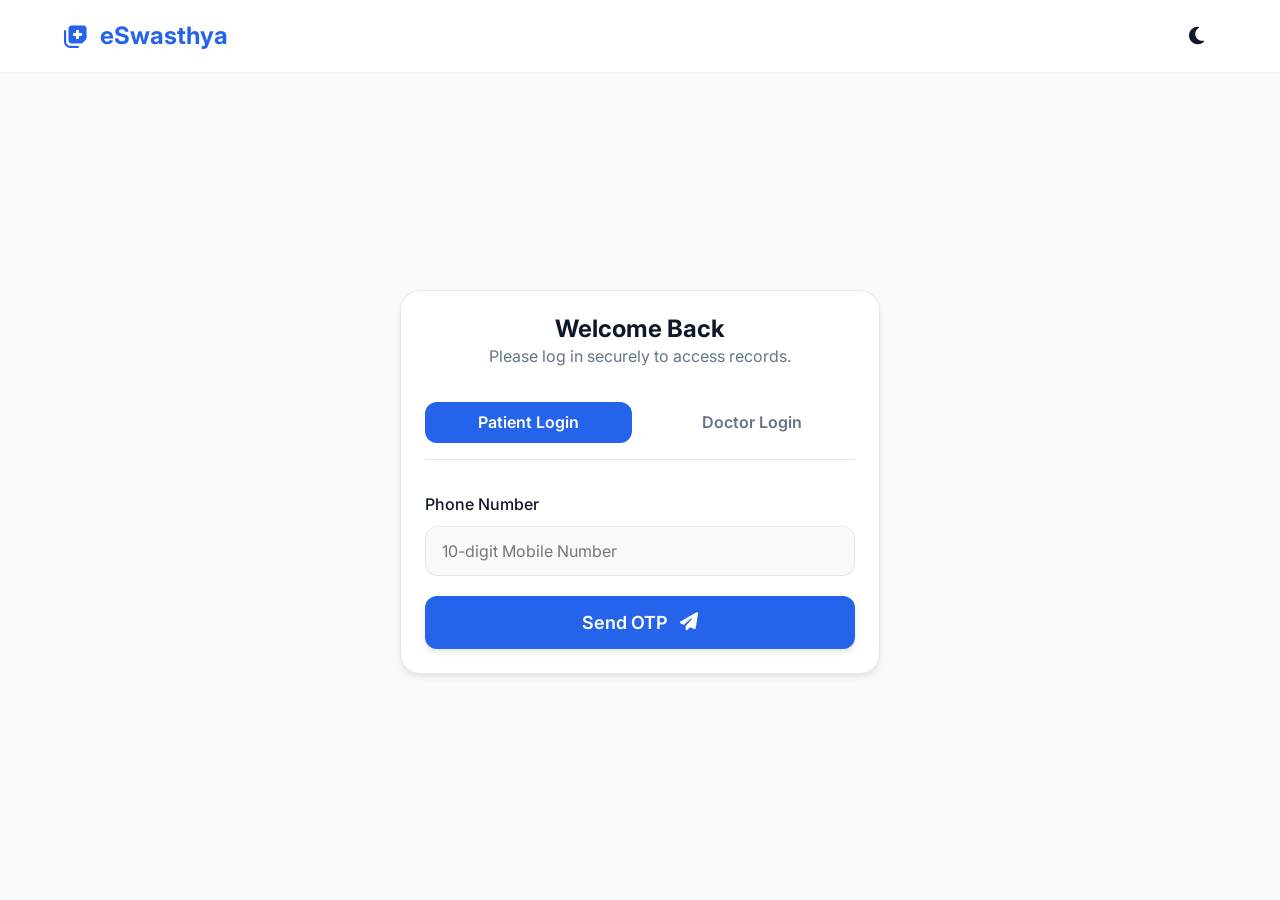
<file: doctor-dashboard.html>
<!DOCTYPE html>
<html lang="en">
<head>
    <meta charset="UTF-8">
    <meta name="viewport" content="width=device-width, initial-scale=1.0">
    <title>Doctor Dashboard - eSwasthya</title>
    <link href="https://fonts.googleapis.com/css2?family=Inter:wght@400;500;600;700&display=swap" rel="stylesheet">
    <link rel="stylesheet" href="https://cdnjs.cloudflare.com/ajax/libs/font-awesome/6.4.0/css/all.min.css">
    <link rel="stylesheet" href="styles.css">
    <style>
        .dashboard-container {
            padding: 2rem 5%;
            max-width: 1400px;
            margin: 0 auto;
            min-height: calc(100vh - 80px);
        }
        .verification-banner {
            padding: 1rem 1.5rem;
            border-radius: var(--radius);
            margin-bottom: 2rem;
            display: flex;
            align-items: center;
            justify-content: space-between;
            background: var(--bg-card);
            border: 1px solid var(--border);
            border-left: 5px solid var(--border);
        }
        .verification-banner.verified { border-left-color: var(--success); }
        .verification-banner.pending { border-left-color: var(--warning); }
        .verification-banner.rejected { border-left-color: var(--danger); }
        .dashboard-grid {
            display: grid;
            grid-template-columns: 2fr 1fr;
            gap: 2rem;
        }
        .table-responsive {
            overflow-x: auto;
            width: 100%;
        }
        table {
            width: 100%;
            border-collapse: collapse;
            text-align: left;
            margin-top: 1rem;
        }
        th {
            background-color: var(--bg-light);
            padding: 1rem;
            color: var(--text-muted);
            font-weight: 600;
            border-bottom: 1px solid var(--border);
        }
        td {
            padding: 1rem;
            border-bottom: 1px solid var(--border);
            color: var(--text-main);
            vertical-align: middle;
        }
        .row-healthy { border-left: 4px solid var(--success) !important; }
        .row-moderate { border-left: 4px solid var(--warning) !important; }
        .row-critical { border-left: 4px solid var(--danger) !important; }
        .action-btn {
            background: none;
            border: none;
            color: var(--primary);
            cursor: pointer;
            padding: 0.5rem;
            font-size: 1.1rem;
            transition: var(--transition);
        }
        .action-btn:hover { color: var(--primary-hover); }
        
        /* Modal Styles */
        .modal-overlay {
            position: fixed; top: 0; left: 0; right: 0; bottom: 0;
            background: rgba(0,0,0,0.5);
            display: none; align-items: center; justify-content: center;
            z-index: 1000;
        }
        .modal {
            background: var(--bg-card);
            padding: 2rem;
            border-radius: var(--radius-lg);
            width: 100%; max-width: 500px;
            box-shadow: var(--shadow-md);
        }
        @media (max-width: 1024px) {
            .dashboard-grid { grid-template-columns: 1fr; }
        }
    </style>
</head>
<body>
    <header class="navbar">
        <a href="index.html" class="logo">
            <i class="fa-solid fa-user-doctor"></i> eSwasthya Portal
        </a>
        <div class="nav-controls">
            <span id="doc-greeting" style="font-weight: 600; margin-right: 1rem;"></span>
            <button id="theme-toggle" class="theme-btn" aria-label="Toggle Dark Mode">
                <i class="fa-solid fa-moon"></i>
            </button>
            <button class="btn btn-outline" onclick="logout()" style="padding: 0.5rem 1rem;">Logout <i class="fa-solid fa-right-from-bracket"></i></button>
        </div>
    </header>
    <main class="dashboard-container">
        <!-- Verification Banner -->
        <div class="verification-banner" id="verification-banner">
            <div>
                <h3 style="margin-bottom: 0.25rem;">Doctor Verification Status</h3>
                <p style="color: var(--text-muted); font-size: 0.95rem;">Upload valid degree certificate to gain full platform access.</p>
            </div>
            <div>
                <span class="badge badge-warning" id="banner-badge" style="font-size: 1rem; padding: 0.5rem 1rem;"><i class="fa-solid fa-clock"></i> Pending</span>
            </div>
        </div>
        <div class="dashboard-grid">
            <!-- Left Column: Patient List & Editor -->
            <div style="display: flex; flex-direction: column; gap: 2rem;">
                <!-- Patient Overview -->
                <section class="card">
                    <div style="display: flex; justify-content: space-between; align-items: center;">
                        <h3>Patient Health Status Overview</h3>
                        <div style="display: flex; gap: 0.5rem;">
                            <input type="text" id="patient-search" class="form-control" placeholder="Search by Phone..." style="padding: 0.5rem; width: 200px;">
                            <button class="btn btn-primary" onclick="searchPatient()"><i class="fa-solid fa-search"></i></button>
                        </div>
                    </div>
                    
                    <div class="table-responsive">
                        <table>
                            <thead>
                                <tr>
                                    <th>Patient Details</th>
                                    <th>Health Indicator</th>
                                    <th>Last Visit</th>
                                    <th>Actions</th>
                                </tr>
                            </thead>
                            <tbody id="patient-table-body">
                                <!-- JS Renders -->
                            </tbody>
                        </table>
                    </div>
                </section>
                
                <!-- Appointments -->
                <section class="card">
                    <div style="display: flex; justify-content: space-between; align-items: center; margin-bottom: 1rem;">
                        <h3>Upcoming Appointments</h3>
                        <button class="btn btn-outline"><i class="fa-solid fa-plus"></i> Schedule</button>
                    </div>
                    <ul class="history-list" id="appointments-list" style="margin-top: 0;">
                        <!-- JS renders -->
                    </ul>
                </section>
            </div>
            <!-- Right Column: Blog Management & Recent Acts -->
            <div style="display: flex; flex-direction: column; gap: 2rem;">
                
                <section class="card">
                    <h3><i class="fa-solid fa-file-pen" style="color: var(--primary);"></i> Health Blogs Management</h3>
                    <p style="margin-top: 0.5rem; margin-bottom: 1rem;">Share health tips with your migrant patient community.</p>
                    <button class="btn btn-primary btn-large" style="width: 100%; margin-bottom: 1.5rem;" onclick="document.getElementById('add-blog-modal').style.display='flex'">
                        <i class="fa-solid fa-plus"></i> Create New Post
                    </button>
                    
                    <h4>Your Recent Posts</h4>
                    <div id="doctor-blogs-list" style="margin-top: 0.5rem; display: flex; flex-direction: column; gap: 1rem;">
                        <!-- JS renders -->
                    </div>
                </section>
            </div>
        </div>
    </main>
    <!-- OTP Edit Modal -->
    <div class="modal-overlay" id="otp-modal">
        <div class="modal">
            <h3 style="margin-bottom: 1rem;">Patient Edit Verification</h3>
            <p style="margin-bottom: 1.5rem;">To access and update patient records securely, an OTP has been sent to the patient's phone number (<span id="modal-phone"></span>).</p>
            <div class="form-group">
                <label class="form-label">Enter 4-Digit OTP</label>
                <input type="number" id="edit-otp" class="form-control" placeholder="0000">
            </div>
            <div style="display: flex; gap: 1rem; justify-content: flex-end; margin-top: 1.5rem;">
                <button class="btn btn-outline" onclick="document.getElementById('otp-modal').style.display='none'">Cancel</button>
                <button class="btn btn-primary" onclick="verifyEditOtp()">Verify & Edit</button>
            </div>
        </div>
    </div>
    <!-- Add Blog Modal -->
    <div class="modal-overlay" id="add-blog-modal">
        <div class="modal">
            <h3 style="margin-bottom: 1rem;">Create Health Post</h3>
            <div class="form-group">
                <label class="form-label">Title</label>
                <input type="text" id="blog-title" class="form-control" placeholder="e.g. Benefits of Hydration">
            </div>
            <div class="form-group">
                <label class="form-label">Content Excerpt</label>
                <textarea id="blog-content" class="form-control" rows="4" placeholder="Write a short summary..."></textarea>
            </div>
            <div style="display: flex; gap: 1rem; justify-content: flex-end; margin-top: 1.5rem;">
                <button class="btn btn-outline" onclick="document.getElementById('add-blog-modal').style.display='none'">Cancel</button>
                <button class="btn btn-primary" onclick="addBlogPost()">Publish</button>
            </div>
        </div>
    </div>
    <script src="script.js"></script>
    <script>
        document.addEventListener('DOMContentLoaded', () => {
            const docId = sessionStorage.getItem('active_user_id');
            const type = sessionStorage.getItem('active_user_type');
            
            if(!docId || type !== 'doctor') {
                window.location.href = 'login.html';
                return;
            }
            
            renderDoctorDashboard(docId);
        });
        function logout() {
            sessionStorage.clear();
            window.location.href = 'index.html';
        }
        let editingPatientPhone = null;
        function requestEditPatient(phone) {
            editingPatientPhone = phone;
            document.getElementById('modal-phone').innerText = phone;
            document.getElementById('otp-modal').style.display = 'flex';
        }
        function verifyEditOtp() {
            const otp = document.getElementById('edit-otp').value;
            if(otp.length === 4) {
                alert(`OTP Validated. You are now in edit mode for patient phone: ${editingPatientPhone}.\n\n(Edit functionality is mocked for visual demo requirements).`);
                document.getElementById('otp-modal').style.display = 'none';
            } else {
                alert('Please enter a valid 4 digit OTP.');
            }
        }
        function searchPatient() {
            const searchInput = document.getElementById('patient-search').value.toLowerCase();
            const db = getDB();
            let found = false;
            
            for(const [phone, p] of Object.entries(db.patients)) {
                if(phone.includes(searchInput)) {
                    alert(`Patient Found!\nName: ${p.name}\nStatus: ${p.status.toUpperCase()}`);
                    found = true;
                    break;
                }
            }
            if(!found) alert('Patient not found in records.');
        }
        function addBlogPost() {
            const title = document.getElementById('blog-title').value;
            const content = document.getElementById('blog-content').value;
            
            if(title && content) {
                const db = getDB();
                const newBlog = {
                    id: new Date().getTime(),
                    title: title,
                    excerpt: content,
                    date: new Date().toISOString().split('T')[0],
                    url: '#'
                };
                db.blogs.unshift(newBlog);
                saveDB(db);
                document.getElementById('add-blog-modal').style.display = 'none';
                document.getElementById('blog-title').value = '';
                document.getElementById('blog-content').value = '';
                renderDoctorDashboard(sessionStorage.getItem('active_user_id')); // refresh view
            }
        }
    </script>
</body>
</html>
</file>
<file: styles.css>
:root {
    /* Primary UI Colors */
    --primary: #2563eb;
    --primary-hover: #1d4ed8;
    
    /* Health Indicators */
    --success: #22c55e;
    --success-light: #dcfce7;
    --warning: #facc15;
    --warning-light: #fef9c3;
    --danger: #ef4444;
    --danger-light: #fee2e2;
    /* Base Layout Colors */
    --bg-light: #f8fafc;
    --bg-card: #ffffff;
    --text-main: #0f172a;
    --text-muted: #64748b;
    --border: #e2e8f0;
    /* UI Atoms */
    --shadow-sm: 0 1px 2px 0 rgb(0 0 0 / 0.05);
    --shadow: 0 4px 6px -1px rgb(0 0 0 / 0.1);
    --shadow-md: 0 10px 15px -3px rgb(0 0 0 / 0.1);
    --radius: 12px;
    --radius-lg: 20px;
    --transition: all 0.3s ease;
}
[data-theme="dark"] {
    --bg-light: #0f172a;
    --bg-card: #1e293b;
    --text-main: #f8fafc;
    --text-muted: #94a3b8;
    --border: #334155;
    --success-light: #14532d;
    --warning-light: #713f12;
    --danger-light: #7f1d1d;
    --shadow: 0 4px 6px -1px rgb(0 0 0 / 0.5);
    --shadow-md: 0 10px 15px -3px rgb(0 0 0 / 0.5);
}
* {
    margin: 0;
    padding: 0;
    box-sizing: border-box;
    font-family: 'Inter', sans-serif;
}
body {
    background-color: var(--bg-light);
    color: var(--text-main);
    line-height: 1.6;
    transition: background-color var(--transition), color var(--transition);
}
/* Typography Structure */
h1, h2, h3, h4 { color: var(--text-main); font-weight: 700; line-height: 1.2; }
p { color: var(--text-muted); }
/* Custom Scrollbar */
::-webkit-scrollbar { width: 8px; height: 8px; }
::-webkit-scrollbar-track { background: var(--bg-light); }
::-webkit-scrollbar-thumb { background: var(--border); border-radius: 4px; }
::-webkit-scrollbar-thumb:hover { background: var(--text-muted); }
/* Navbar Setup */
.navbar {
    display: flex;
    justify-content: space-between;
    align-items: center;
    padding: 1rem 5%;
    background-color: var(--bg-card);
    box-shadow: var(--shadow-sm);
    position: sticky;
    top: 0;
    z-index: 100;
    transition: background-color var(--transition);
}
.logo {
    font-size: 1.5rem;
    font-weight: 700;
    color: var(--primary);
    display: flex;
    align-items: center;
    gap: 0.75rem;
    text-decoration: none;
}
.nav-controls {
    display: flex;
    gap: 1rem;
    align-items: center;
}
.lang-select {
    padding: 0.5rem;
    border-radius: 6px;
    border: 1px solid var(--border);
    background: var(--bg-card);
    color: var(--text-main);
    outline: none;
    cursor: pointer;
    font-size: 0.9rem;
}
.theme-btn {
    background: transparent;
    border: none;
    font-size: 1.25rem;
    color: var(--text-main);
    cursor: pointer;
    padding: 0.5rem;
    border-radius: 50%;
    transition: background-color 0.2s;
    display: flex;
    align-items: center;
    justify-content: center;
    width: 40px;
    height: 40px;
}
.theme-btn:hover { background-color: var(--bg-light); }
/* Buttons Setup */
.btn {
    display: inline-flex;
    align-items: center;
    justify-content: center;
    gap: 0.75rem;
    padding: 0.75rem 1.5rem;
    border-radius: var(--radius);
    font-weight: 600;
    cursor: pointer;
    text-decoration: none;
    transition: transform 0.2s, box-shadow 0.2s, background-color 0.2s;
    border: none;
    font-size: 1rem;
}
.btn:hover { transform: translateY(-2px); }
.btn-large {
    font-size: 1.125rem;
    padding: 1rem 2rem;
    width: 100%;
}
.btn-primary {
    background-color: var(--primary);
    color: white;
    box-shadow: var(--shadow);
}
.btn-primary:hover { background-color: var(--primary-hover); box-shadow: var(--shadow-md); color: white; }
.btn-secondary {
    background-color: var(--bg-card);
    color: var(--text-main);
    border: 1px solid var(--border);
}
.btn-secondary:hover { background-color: var(--bg-light); box-shadow: var(--shadow-md); }
.btn-danger { background-color: var(--danger); color: white; box-shadow: var(--shadow); }
.btn-danger:hover { background-color: #dc2626; box-shadow: var(--shadow-md); color: white; }
.btn-outline { background: transparent; border: 1px solid var(--primary); color: var(--primary); }
.btn-outline:hover { background: var(--primary); color: white; }
/* Forms Configuration */
.form-group {
    margin-bottom: 1.25rem;
    display: flex;
    flex-direction: column;
    gap: 0.5rem;
}
.form-label { font-weight: 500; color: var(--text-main); }
.form-control {
    width: 100%;
    padding: 0.875rem 1rem;
    border-radius: var(--radius);
    border: 1px solid var(--border);
    background-color: var(--bg-light);
    color: var(--text-main);
    outline: none;
    transition: border-color 0.2s, box-shadow 0.2s;
    font-size: 1rem;
}
.form-control:focus {
    border-color: var(--primary);
    box-shadow: 0 0 0 3px rgba(37, 99, 235, 0.1);
}
/* Cards & Generic Layout Elements */
.card {
    background: var(--bg-card);
    border-radius: var(--radius-lg);
    padding: 1.5rem;
    box-shadow: var(--shadow);
    border: 1px solid var(--border);
    transition: transform 0.2s, box-shadow 0.2s;
}
.badge {
    padding: 0.25rem 0.75rem;
    border-radius: 9999px;
    font-size: 0.875rem;
    font-weight: 600;
    display: inline-block;
}
.badge-success { background: var(--success-light); color: var(--success); }
.badge-warning { background: var(--warning-light); color: #854d0e; }
.badge-danger { background: var(--danger-light); color: var(--danger); }
/* Hero Section (index.html) */
.hero-section {
    display: flex;
    align-items: center;
    justify-content: space-between;
    padding: 4rem 5%;
    gap: 4rem;
    min-height: calc(100vh - 80px);
}
.hero-content {
    flex: 1;
    max-width: 600px;
}
.hero-content h1 {
    font-size: 3.5rem;
    margin-bottom: 1.5rem;
}
.hero-content p {
    font-size: 1.25rem;
    margin-bottom: 3rem;
}
.role-selection {
    display: flex;
    gap: 1.5rem;
    flex-wrap: wrap;
}
.role-selection > a { flex: 1; min-width: 200px; }
.hero-image {
    flex: 1;
    display: flex;
    justify-content: center;
}
.hero-image img {
    max-width: 100%;
    height: auto;
    border-radius: 24px;
    box-shadow: var(--shadow-md);
    object-fit: cover;
}
/* Auth Area styling (login.html) */
.auth-container {
    min-height: calc(100vh - 80px);
    display: flex;
    align-items: center;
    justify-content: center;
    padding: 2rem;
}
.auth-card {
    width: 100%;
    max-width: 480px;
}
.auth-header {
    text-align: center;
    margin-bottom: 2rem;
}
.auth-tabs {
    display: flex;
    gap: 1rem;
    margin-bottom: 2rem;
    border-bottom: 1px solid var(--border);
    padding-bottom: 1rem;
}
.auth-tab {
    flex: 1;
    text-align: center;
    padding: 0.5rem;
    font-weight: 600;
    color: var(--text-muted);
    cursor: pointer;
    border-radius: var(--radius);
    transition: var(--transition);
}
.auth-tab.active {
    background: var(--primary);
    color: white;
}
/* Media Queries */
@media (max-width: 900px) {
    .hero-section {
        flex-direction: column;
        text-align: center;
        padding: 3rem 5%;
        gap: 2rem;
    }
    .hero-content h1 { font-size: 2.5rem; }
    .hero-content { margin: 0 auto; }
}
</file>
